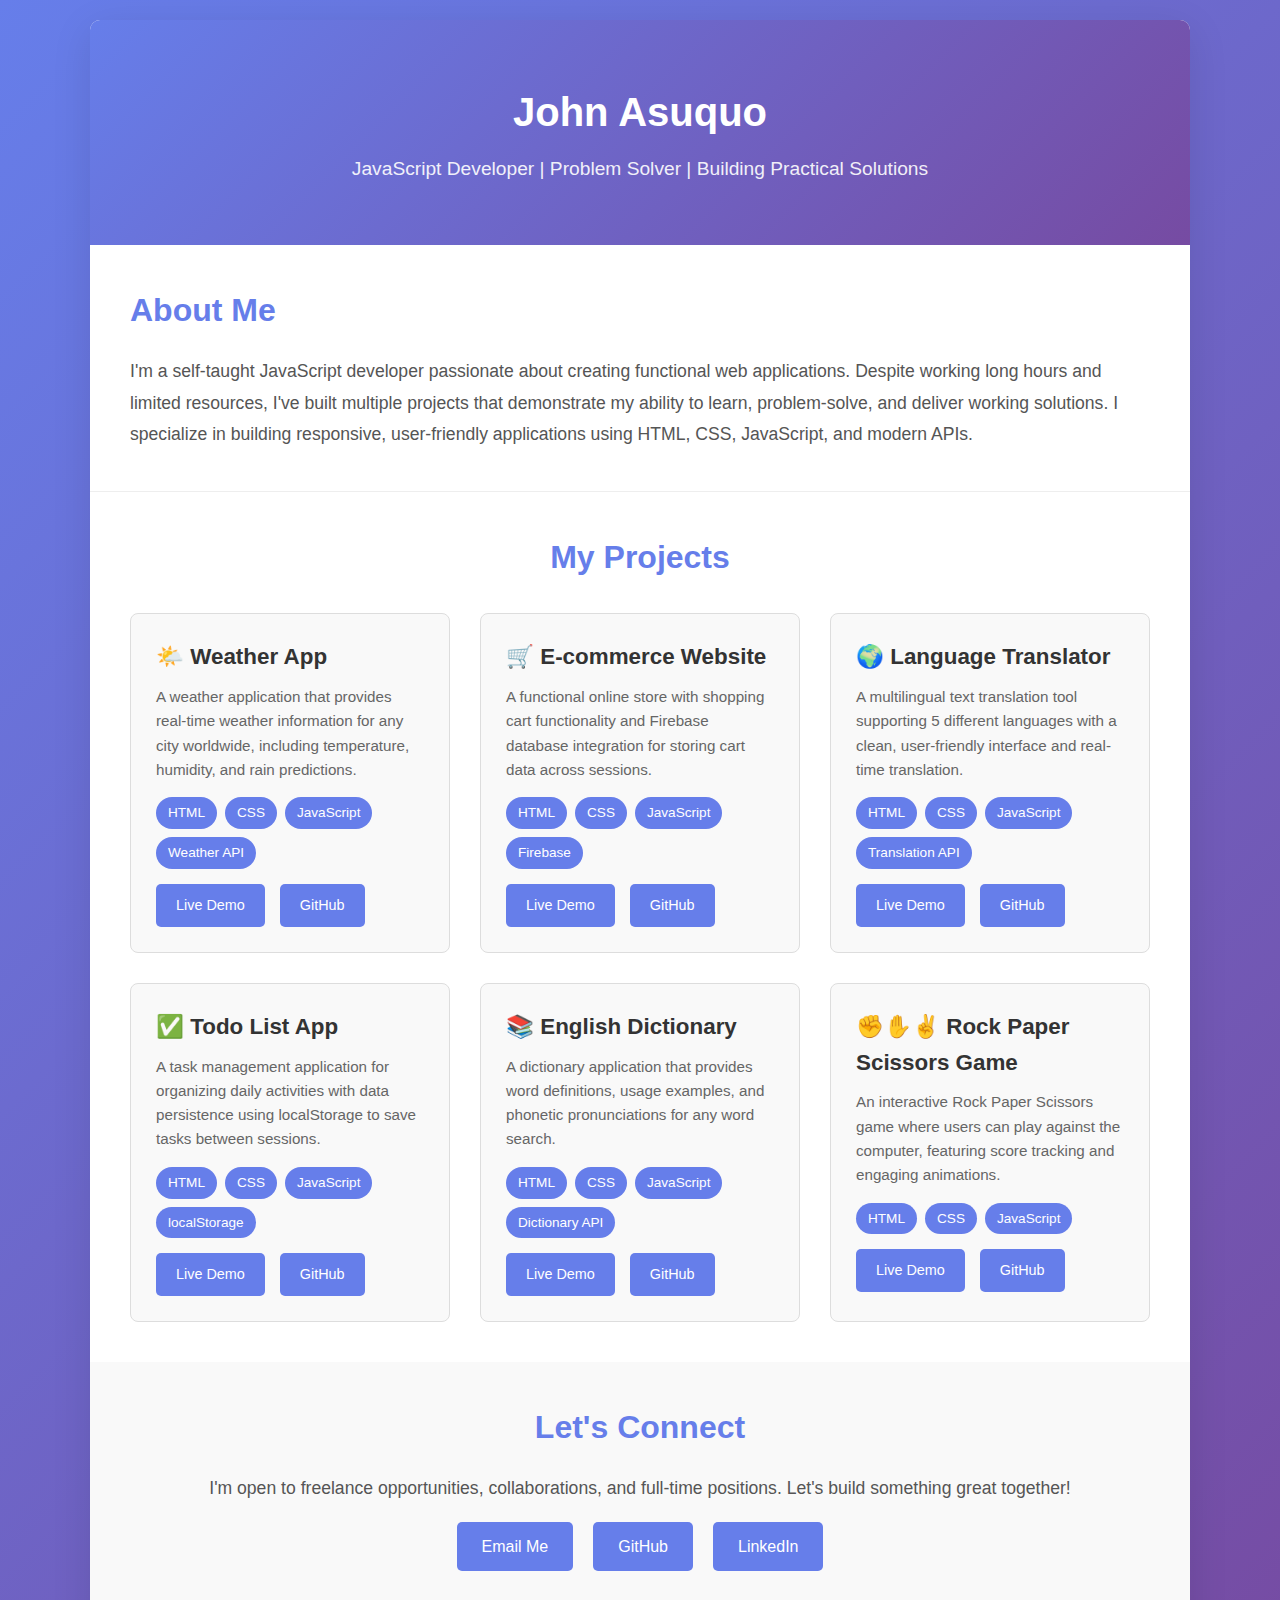
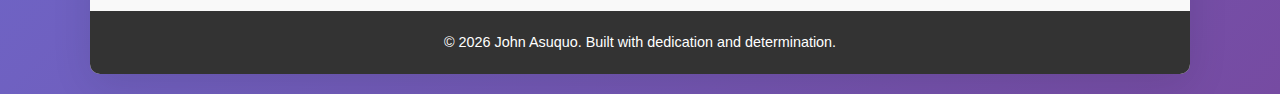
<file: index.html>
<!DOCTYPE html>
<html lang="en">
<head>
    <meta charset="UTF-8">
    <meta name="viewport" content="width=device-width, initial-scale=1.0">
    <title>Your Name - JavaScript Developer</title>
    <link rel="stylesheet" href="style.css">
</head>
<body>
    <div class="container">
        <header>
            <h1>John Asuquo</h1>
            <p>JavaScript Developer | Problem Solver | Building Practical Solutions</p>
        </header>

        <section class="about">
            <h2>About Me</h2>
            <p>
                I'm a self-taught JavaScript developer passionate about creating functional web applications. 
                Despite working long hours and limited resources, I've built multiple projects that demonstrate 
                my ability to learn, problem-solve, and deliver working solutions. I specialize in building 
                responsive, user-friendly applications using HTML, CSS, JavaScript, and modern APIs.
            </p>
        </section>

        <section class="projects">
            <h2>My Projects</h2>
            <div class="project-grid">
                
                <!-- PROJECT 1: Weather App -->
                <div class="project-card">
                    <h3>🌤️ Weather App</h3>
                    <p class="description">
                        A weather application that provides real-time weather information for any city worldwide, 
                        including temperature, humidity, and rain predictions.
                    </p>
                    <div class="tech-stack">
                        <span class="tech-tag">HTML</span>
                        <span class="tech-tag">CSS</span>
                        <span class="tech-tag">JavaScript</span>
                        <span class="tech-tag">Weather API</span>
                    </div>
                    <div class="project-links">
                        <a href="https://johnasuquo.github.io/weather-app" target="_blank">Live Demo</a>
                        <a href="https://github.com/johnasuquo/weather-app" target="_blank">GitHub</a>
                    </div>
                </div>

                <!-- PROJECT 2: E-commerce -->
                <div class="project-card">
                    <h3>🛒 E-commerce Website</h3>
                    <p class="description">
                        A functional online store with shopping cart functionality and Firebase database integration 
                        for storing cart data across sessions.
                    </p>
                    <div class="tech-stack">
                        <span class="tech-tag">HTML</span>
                        <span class="tech-tag">CSS</span>
                        <span class="tech-tag">JavaScript</span>
                        <span class="tech-tag">Firebase</span>
                    </div>
                    <div class="project-links">
                        <a href="https://johnasuquo.github.io/e-commerce" target="_blank">Live Demo</a>
                        <a href="https://github.com/johnasuquo/e-commerce" target="_blank">GitHub</a>
                    </div>
                </div>

                <!-- PROJECT 3: Translator -->
                <div class="project-card">
                    <h3>🌍 Language Translator</h3>
                    <p class="description">
                        A multilingual text translation tool supporting 5 different languages with a clean, 
                        user-friendly interface and real-time translation.
                    </p>
                    <div class="tech-stack">
                        <span class="tech-tag">HTML</span>
                        <span class="tech-tag">CSS</span>
                        <span class="tech-tag">JavaScript</span>
                        <span class="tech-tag">Translation API</span>
                    </div>
                    <div class="project-links">
                        <a href="https://johnasuquo.github.io/translator" target="_blank">Live Demo</a>
                        <a href="https://github.com/johnasuquo/translator" target="_blank">GitHub</a>
                    </div>
                </div>

                <!-- PROJECT 4: Todo List -->
                <div class="project-card">
                    <h3>✅ Todo List App</h3>
                    <p class="description">
                        A task management application for organizing daily activities with data persistence 
                        using localStorage to save tasks between sessions.
                    </p>
                    <div class="tech-stack">
                        <span class="tech-tag">HTML</span>
                        <span class="tech-tag">CSS</span>
                        <span class="tech-tag">JavaScript</span>
                        <span class="tech-tag">localStorage</span>
                    </div>
                    <div class="project-links">
                        <a href="https://johnasuquo.github.io/todo-list" target="_blank">Live Demo</a>
                        <a href="https://github.com/johnasuquo/todo-list" target="_blank">GitHub</a>
                    </div>
                </div>

                <!-- PROJECT 5: English Dictionary -->
                <div class="project-card">
                    <h3>📚 English Dictionary</h3>
                    <p class="description">
                        A dictionary application that provides word definitions, usage examples, and phonetic 
                        pronunciations for any word search.
                    </p>
                    <div class="tech-stack">
                        <span class="tech-tag">HTML</span>
                        <span class="tech-tag">CSS</span>
                        <span class="tech-tag">JavaScript</span>
                        <span class="tech-tag">Dictionary API</span>
                    </div>
                    <div class="project-links">
                        <a href="https://johnasuquo.github.io/english-dictionary" target="_blank">Live Demo</a>
                        <a href="https://github.com/johnasuquo/english-dictionary" target="_blank">GitHub</a>
                    </div>
                </div>

                <!-- PROJECT 6: Rock Paper Scissors Game -->
                <div class="project-card">
                    <h3>✊✋✌️ Rock Paper Scissors Game</h3>
                    <p class="description">
                        An interactive Rock Paper Scissors game where users can play against the computer, 
                        featuring score tracking and engaging animations.
                    </p>
                    <div class="tech-stack">
                        <span class="tech-tag">HTML</span>
                        <span class="tech-tag">CSS</span>
                        <span class="tech-tag">JavaScript</span>
                    </div>
                    <div class="project-links">
                        <a href="https://johnasuquo.github.io/rps-game" target="_blank">Live Demo</a>
                        <a href="https://github.com/johnasuquo/rps-game" target="_blank">GitHub</a>
                    </div>
                </div>

            </div>
        </section>

        <section class="contact">
            <h2>Let's Connect</h2>
            <p>I'm open to freelance opportunities, collaborations, and full-time positions. Let's build something great together!</p>
            <div class="contact-links">
                <a href="mailto:your.johnasuquodev@gmail.com">Email Me</a>
                <a href="https://github.com/yourusername" target="_blank">GitHub</a>
                <a href="https://www.linkedin.com/in/john-asuquo-39575239b" target="_blank">LinkedIn</a>
            </div>
        </section>

        <footer>
            <p>&copy; <span id='date'></span>&nbsp;John Asuquo. Built with dedication and determination.</p>
        </footer>
    </div>
 <script>
    const date = new Date()
    const year = date.getFullYear()
    document.getElementById('date').innerHTML = year;
 </script>   
</body>
</html>
</file>
<file: style.css>
* {
    margin: 0;
    padding: 0;
    box-sizing: border-box;
}

body {
    font-family: 'Segoe UI', Tahoma, Geneva, Verdana, sans-serif;
    line-height: 1.6;
    color: #333;
    background: linear-gradient(135deg, #667eea 0%, #764ba2 100%);
    min-height: 100vh;
    padding: 20px;
}

.container {
    max-width: 1100px;
    margin: 0 auto;
    background: white;
    border-radius: 10px;
    box-shadow: 0 10px 40px rgba(0,0,0,0.1);
    overflow: hidden;
}

header {
    background: linear-gradient(135deg, #667eea 0%, #764ba2 100%);
    color: white;
    padding: 60px 40px;
    text-align: center;
}

header h1 {
    font-size: 2.5em;
    margin-bottom: 10px;
}

header p {
    font-size: 1.2em;
    opacity: 0.9;
}

.about {
    padding: 40px;
    border-bottom: 1px solid #eee;
}

.about h2 {
    color: #667eea;
    margin-bottom: 20px;
    font-size: 2em;
}

.about p {
    font-size: 1.1em;
    color: #555;
    line-height: 1.8;
}

.projects {
    padding: 40px;
}

.projects h2 {
    color: #667eea;
    margin-bottom: 30px;
    font-size: 2em;
    text-align: center;
}

.project-grid {
    display: grid;
    grid-template-columns: repeat(auto-fit, minmax(300px, 1fr));
    gap: 30px;
}

.project-card {
    border: 1px solid #ddd;
    border-radius: 8px;
    padding: 25px;
    transition: transform 0.3s, box-shadow 0.3s;
    background: #f9f9f9;
}

.project-card:hover {
    transform: translateY(-5px);
    box-shadow: 0 5px 20px rgba(102, 126, 234, 0.3);
}

.project-card h3 {
    color: #333;
    margin-bottom: 10px;
    font-size: 1.4em;
}

.project-card .description {
    color: #666;
    margin-bottom: 15px;
    font-size: 0.95em;
}

.project-card .tech-stack {
    display: flex;
    flex-wrap: wrap;
    gap: 8px;
    margin-bottom: 15px;
}

.tech-tag {
    background: #667eea;
    color: white;
    padding: 5px 12px;
    border-radius: 20px;
    font-size: 0.85em;
}

.project-links {
    display: flex;
    gap: 15px;
}

.project-links a {
    text-decoration: none;
    color: white;
    background: #667eea;
    padding: 10px 20px;
    border-radius: 5px;
    font-size: 0.9em;
    transition: background 0.3s;
}

.project-links a:hover {
    background: #764ba2;
}

.contact {
    background: #f9f9f9;
    padding: 40px;
    text-align: center;
}

.contact h2 {
    color: #667eea;
    margin-bottom: 20px;
    font-size: 2em;
}

.contact p {
    font-size: 1.1em;
    color: #555;
    margin-bottom: 20px;
}

.contact-links {
    display: flex;
    justify-content: center;
    gap: 20px;
    flex-wrap: wrap;
}

.contact-links a {
    text-decoration: none;
    color: white;
    background: #667eea;
    padding: 12px 25px;
    border-radius: 5px;
    transition: background 0.3s;
}

.contact-links a:hover {
    background: #764ba2;
}

footer {
    background: #333;
    color: white;
    text-align: center;
    padding: 20px;
    font-size: 0.9em;
}

@media (max-width: 768px) {
    header h1 {
        font-size: 2em;
    }

    header p {
        font-size: 1em;
    }

    .about, .projects, .contact {
        padding: 30px 20px;
    }

    .project-grid {
        grid-template-columns: 1fr;
    }
}
</file>
